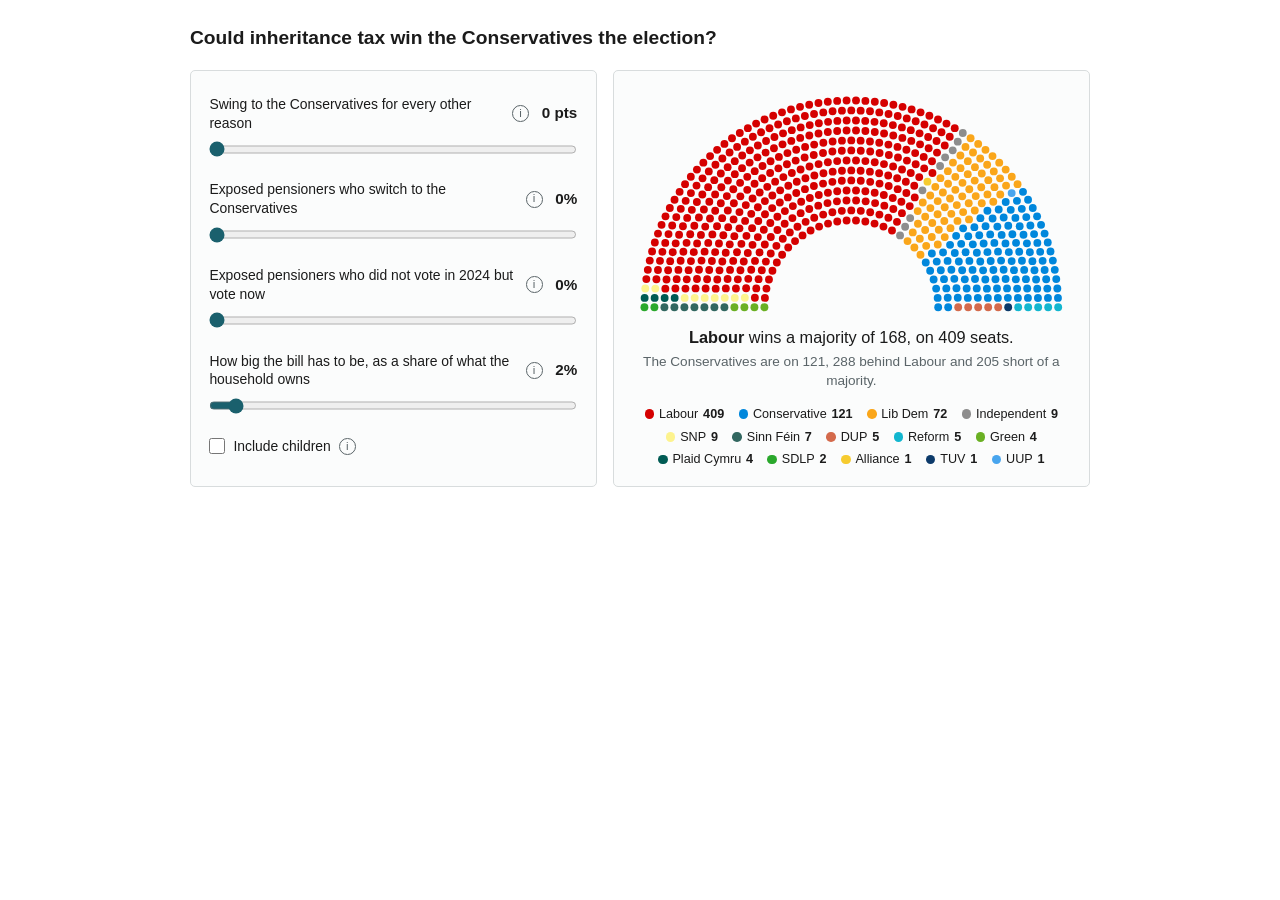
<file: code/web/swing.html>
<!doctype html>
<html lang="en-GB">
<head>
<meta charset="utf-8">
<meta name="viewport" content="width=device-width,initial-scale=1">
<title>Could inheritance tax win the Conservatives the election?</title>
<link rel="stylesheet" href="iht-swing.v3.css"/>
</head>
<body>
<div id="iht-swing" data-model="swing-model.v5.json">
  <h2>Could inheritance tax win the Conservatives the election?</h2>

  <div class="swing-body">
    <div class="swing-panel swing-controls">
      <div class="swing-control">
        <label for="swing-national">
          Swing to the Conservatives for every other reason
          <button type="button" class="swing-info" aria-controls="note-national"
                  aria-expanded="false" aria-label="About this control">i</button>
          <span class="value" id="swing-national-value">0 pts</span>
        </label>
        <input type="range" id="swing-national" min="0" max="20" step="1" value="0">
        <p class="swing-note" id="note-national" hidden>
          This is the starting point: the swing to the Conservative Party before
          the IHT-focused voters start switching.
        </p>
      </div>

      <div class="swing-control">
        <label for="swing-switch">
          Exposed pensioners who switch to the Conservatives
          <button type="button" class="swing-info" aria-controls="note-switch"
                  aria-expanded="false" aria-label="About this control">i</button>
          <span class="value" id="swing-switch-value">0%</span>
        </label>
        <input type="range" id="swing-switch" min="0" max="100" step="1" value="0">
        <p class="swing-note" id="note-switch" hidden>
          The model counts the people in each seat whose estates would face a
          bill, takes off the ones who are voting Conservative already and the
          ones who aren't voting. The slider then sets the % of those in this
          group who will vote Conservative if they are impacted by IHT. Their
          old votes come off the other parties in proportion to how well each
          did in that seat.
        </p>
      </div>

      <div class="swing-control">
        <label for="swing-newvoters">
          Exposed pensioners who did not vote in 2024 but vote now
          <button type="button" class="swing-info" aria-controls="note-newvoters"
                  aria-expanded="false" aria-label="About this control">i</button>
          <span class="value" id="swing-newvoters-value">0%</span>
        </label>
        <input type="range" id="swing-newvoters" min="0" max="20" step="1" value="0">
        <p class="swing-note" id="note-newvoters" hidden>
          About 27% of over-65s did not vote in 2024. This slider sets the % of
          those who will now vote Conservative if impacted by IHT. The slider
          stops at 20%, which is twice the largest net shift ever seen: the best
          any single election has managed is to pull in about a tenth of
          previous non-voters.
        </p>
      </div>

      <div class="swing-control">
        <label for="swing-threshold">
          How big the bill has to be, as a share of what the household owns
          <button type="button" class="swing-info" aria-controls="note-threshold"
                  aria-expanded="false" aria-label="About this control">i</button>
          <span class="value" id="swing-threshold-value">2%</span>
        </label>
        <input type="range" id="swing-threshold" min="1" max="20" step="1" value="2">
        <p class="swing-note" id="note-threshold" hidden>
          Someone is less likely to switch their vote over a small theoretical
          future tax, so this is how big the potential tax hit has to be before
          the other two sliders apply to them. It's as a share of what the
          household owns. At 1% almost every exposed household counts; at 20%
          you are down to estates over about £2m (because of the effect of the
          nil rate band).
        </p>
      </div>

      <div class="swing-control swing-toggle">
        <label for="swing-children">
          <input type="checkbox" id="swing-children">
          Include children
          <button type="button" class="swing-info" aria-controls="note-children"
                  aria-expanded="false" aria-label="About this control">i</button>
        </label>
        <p class="swing-note" id="note-children" hidden>
          When selected, children's votes move with their parents (if they are
          16+). That makes sense logically, but data limitations mean we have to
          make the assumption that the children live in the same constituency as
          their parents. That is clearly a poor-quality assumption, which is why
          we give you the option of switching this on and off.
        </p>
      </div>
    </div>

    <div class="swing-panel swing-view">
      <div class="swing-chamber"></div>
      <p class="swing-result"></p>
      <div class="swing-chips"></div>
    </div>
  </div>
</div>
<script src="iht-swing.v3.js"></script>
</body>
</html>
</file>
<file: code/web/iht-swing.v3.css>
/* Copyright (c) 2026 Tax Policy Associates Ltd
 * Released under the MIT Licence. See LICENCE in the project root. */
body {
  margin: 0;
  padding: 0;
  /* flow-root so the heading's top margin cannot collapse out through the body
     and leave the embedding frame a few pixels short. */
  display: flow-root;
  font-family: -apple-system, BlinkMacSystemFont, "Segoe UI", Roboto,
               "Helvetica Neue", Arial, sans-serif;
  background: #fff;
  color: #1b1b1b;
}

#iht-swing {
  --ink: #1b1b1b;
  --muted: #5a6468;
  --line: #d8dcdd;
  --accent: #1a606d;
  --panel: #fbfcfc;
  font-size: 0.95rem;
  line-height: 1.45;
  max-width: 900px;
  margin: 0 auto;
  padding: 1.6rem 4px 0.5rem;
}
#iht-swing * { box-sizing: border-box; }

#iht-swing h2 {
  font-size: 1.2rem;
  line-height: 1.3;
  margin: 0 0 1.2rem;
}

/* Controls on the left, chamber on the right. They stack below 860px, where
   two columns would leave the hemicycle too small to read. */
.swing-body {
  display: grid;
  grid-template-columns: minmax(0, 0.92fr) minmax(0, 1.08fr);
  gap: 1rem;
  align-items: stretch;
}

.swing-panel {
  border: 1px solid var(--line);
  border-radius: 5px;
  background: var(--panel);
  padding: 1.1rem 1.15rem;
}

.swing-controls {
  display: flex;
  flex-direction: column;
  justify-content: center;
  gap: 1.3rem;
}

.swing-view { display: flex; flex-direction: column; justify-content: center; }
.swing-chamber svg { display: block; width: 100%; height: auto; }

/* The result, stated rather than assumed: the text is built from whatever the
   model returns, so it changes if the answer does. */
.swing-result {
  text-align: center;
  font-size: 1.02rem;
  line-height: 1.4;
  margin: 0.4rem auto 0.9rem;
  max-width: 30rem;
}
.swing-result strong { font-weight: 600; }
.swing-result em { font-style: normal; color: var(--muted); display: block;
                   font-size: 0.85rem; margin-top: 0.2rem; }

.swing-chips {
  display: flex; flex-wrap: wrap; justify-content: center;
  gap: 0.28rem 0.9rem; font-size: 0.79rem;
}
.swing-chip { display: flex; align-items: baseline; gap: 0.3rem; }
.swing-chip i { width: 0.6rem; height: 0.6rem; border-radius: 50%;
                display: inline-block; flex: 0 0 auto; align-self: center; }
.swing-chip b { font-weight: 600; font-variant-numeric: tabular-nums; }
.swing-chip s { text-decoration: none; color: var(--muted);
                font-variant-numeric: tabular-nums; }

.swing-control label {
  display: flex; align-items: center; gap: 0.4rem;
  font-size: 0.87rem; line-height: 1.35; margin-bottom: 0.4rem;
}
.swing-control .value {
  margin-left: auto; padding-left: 0.4rem;
  font-variant-numeric: tabular-nums; font-weight: 600; font-size: 0.95rem;
  white-space: nowrap;
}
.swing-control input[type=range] {
  width: 100%; accent-color: var(--accent); height: 1.3rem; margin: 0;
  display: block;
}

/* The information button and its note. One per control, and nothing else on
   screen, so the labels can stay short. */
.swing-info {
  width: 1.05rem; height: 1.05rem; border-radius: 50%;
  border: 1px solid var(--muted); background: none; color: var(--muted);
  font-size: 0.72rem; line-height: 1; font-family: inherit;
  cursor: pointer; padding: 0; flex: 0 0 auto;
}
.swing-info:hover, .swing-info[aria-expanded=true] {
  background: var(--accent); border-color: var(--accent); color: #fff;
}
.swing-note {
  margin: 0.5rem 0 0; padding: 0.65rem 0.75rem;
  border-left: 3px solid var(--accent); background: #eef4f4;
  font-size: 0.83rem; line-height: 1.5; color: #333;
}
.swing-note[hidden] { display: none; }

/* The figure that sits in the hollow of the chamber. */
.swing-effect-label { font-size: 0.045px; fill: #5a6468; }
.swing-effect-value { font-size: 0.095px; fill: #0087dc; font-weight: 700; }

@media (max-width: 860px) {
  .swing-body { grid-template-columns: minmax(0, 1fr); }
  .swing-controls { order: 2; }
  .swing-view { order: 1; }
}
@media (max-width: 560px) {
  #iht-swing { padding-top: 1.1rem; }
  .swing-chips { gap: 0.22rem 0.7rem; font-size: 0.75rem; }
  .swing-result { font-size: 0.96rem; }
}

/* The children toggle. A switch rather than a slider, because whether to count
   them at all is a judgement and not a quantity. */
.swing-toggle label { gap: 0.5rem; cursor: pointer; }
.swing-toggle input[type=checkbox] {
  width: 1rem; height: 1rem; margin: 0; accent-color: var(--accent);
  flex: 0 0 auto; cursor: pointer;
}
</file>
